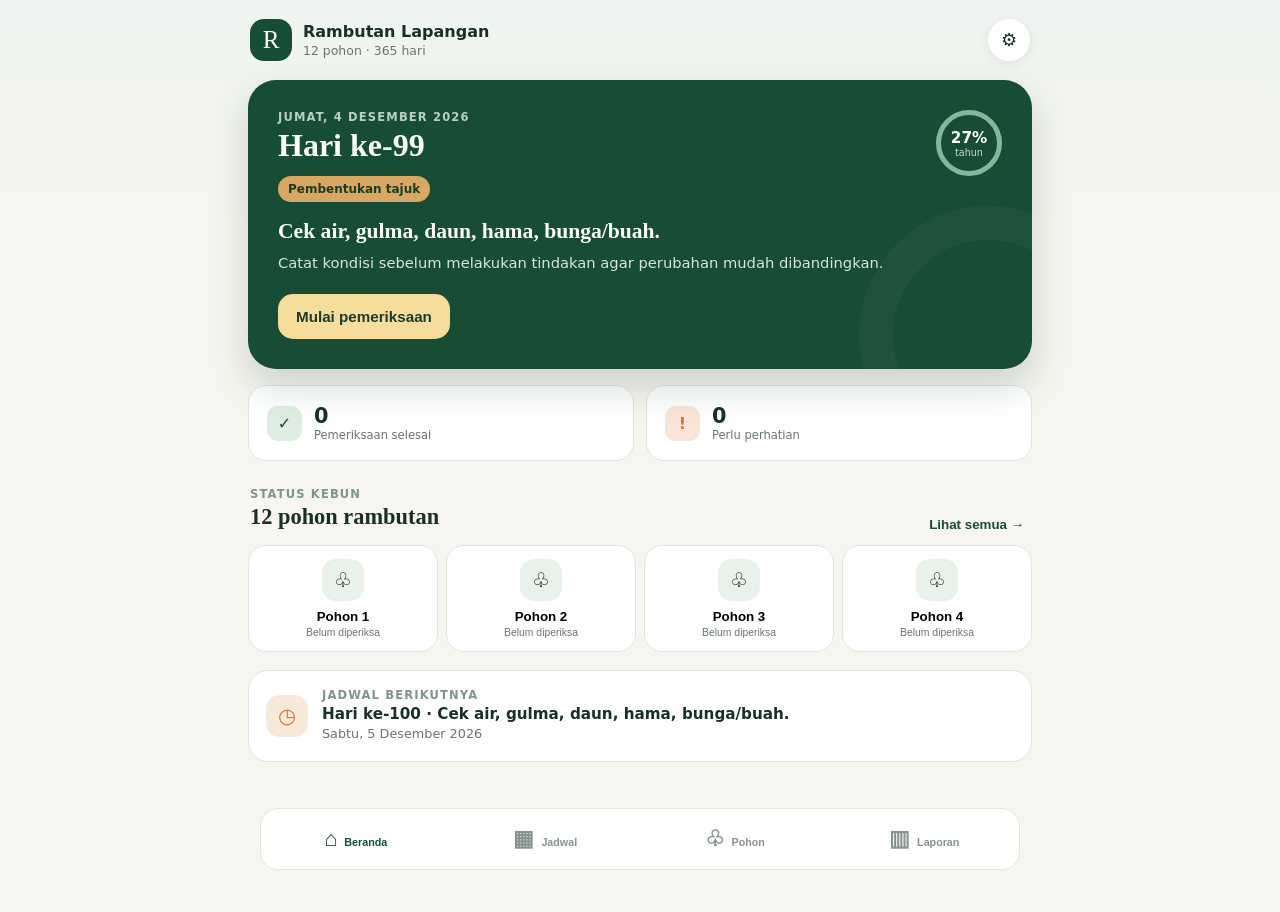
<file: index.html>
<!doctype html>
<html lang="id">
<head>
  <meta charset="utf-8">
  <meta name="viewport" content="width=device-width,initial-scale=1,viewport-fit=cover">
  <meta name="theme-color" content="#174c35">
  <meta name="description" content="Pengendalian dan evaluasi 12 pohon rambutan selama 365 hari">
  <link rel="manifest" href="manifest.webmanifest">
  <link rel="stylesheet" href="styles.css">
  <link rel="stylesheet" href="report.css">
  <link rel="stylesheet" href="ai.css">
  <link rel="stylesheet" href="measure.css">
  <title>Rambutan Lapangan</title>
</head>
<body>
  <header class="topbar">
    <div class="brand"><span class="brandmark">R</span><div><strong>Rambutan Lapangan</strong><small>12 pohon · 365 hari</small></div></div>
    <button class="icon-button" id="settingsBtn" aria-label="Pengaturan">⚙</button>
  </header>

  <main>
    <section id="beranda" class="view active" aria-label="Beranda">
      <article class="today-card">
        <div class="today-head"><div><span class="eyebrow" id="dateLabel"></span><h1 id="dayTitle">Hari ke-1</h1></div><div class="day-ring"><strong id="progressPct">0%</strong><span>tahun</span></div></div>
        <div class="phase-pill" id="phaseLabel">Adaptasi</div>
        <h2 id="todayFocus">Cek air, daun, adaptasi; tanpa NPK.</h2>
        <p id="todayAdvice">Periksa tanah terlebih dahulu. Siram hanya jika mulai kering.</p>
        <button class="primary" id="startCheckBtn">Mulai pemeriksaan</button>
      </article>

      <div class="stats" aria-label="Ringkasan">
        <article><span class="stat-icon green">✓</span><div><strong id="doneCount">0</strong><small>Pemeriksaan selesai</small></div></article>
        <article><span class="stat-icon orange">!</span><div><strong id="attentionCount">0</strong><small>Perlu perhatian</small></div></article>
      </div>

      <div class="section-title"><div><span class="eyebrow">STATUS KEBUN</span><h2>12 pohon rambutan</h2></div><button class="text-button" data-go="pohon">Lihat semua →</button></div>
      <div id="treePreview" class="tree-strip"></div>

      <article class="next-card"><div class="next-icon">◷</div><div><span class="eyebrow">JADWAL BERIKUTNYA</span><h3 id="nextTitle">Pemeriksaan 3-harian</h3><p id="nextDate"></p></div></article>
    </section>

    <section id="jadwal" class="view" aria-label="Jadwal">
      <div class="page-heading"><span class="eyebrow">RENCANA 365 HARI</span><h1>Jadwal perawatan</h1><p>Pilih satu kegiatan untuk melihat atau mengisi hasil pemeriksaan.</p></div>
      <div class="segmented" role="group"><button class="active" data-filter="semua">Semua</button><button data-filter="belum">Belum</button><button data-filter="selesai">Selesai</button></div>
      <div id="scheduleList" class="schedule-list"></div>
    </section>

    <section id="pohon" class="view" aria-label="Pohon">
      <div class="page-heading"><span class="eyebrow">KELOMPOK A–D</span><h1>Kondisi 12 pohon</h1><p>Ketuk pohon untuk memperbarui status terakhirnya.</p></div>
      <div id="treeGrid" class="tree-grid"></div>
    </section>

    <section id="laporan" class="view" aria-label="Laporan">
      <div class="page-heading"><span class="eyebrow">EVALUASI</span><h1>Kemajuan kebun</h1><p>Ringkasan otomatis dari seluruh catatan lapangan.</p></div>
      <article class="report-card"><div class="report-score"><div class="big-ring"><strong id="reportPct">0%</strong></div><div><h2>Kepatuhan jadwal</h2><p id="reportSummary">Belum ada pemeriksaan tersimpan.</p></div></div></article>
      <div class="ai-heading"><div><span class="eyebrow">AI ANALISIS PERKEBUNAN</span><h2>Skor kesehatan setiap pohon</h2></div><span class="ai-badge">Model hibrida</span></div>
      <article class="ai-summary"><div class="ai-score-ring"><strong id="aiGardenScore">—</strong><span>kebun</span></div><div><h3 id="aiGardenLabel">Menunggu data pemeriksaan</h3><p id="aiGardenAdvice">Isi pemeriksaan setiap pohon agar sistem dapat menghitung skor dan risiko.</p></div></article>
      <div id="aiTreeGrid" class="ai-tree-grid"></div>
      <p class="ai-disclaimer">Skor merupakan estimasi pendukung keputusan dari data pemeriksaan, bukan diagnosis pasti. Tingkat keyakinan meningkat ketika data lengkap dan riwayat bertambah.</p>
      <h2 class="minor-title">Indikator terakhir</h2>
      <div id="indicatorBars" class="indicator-bars"></div>
      <h2 class="minor-title">Fase tahunan</h2>
      <div id="phaseTimeline" class="phase-timeline"></div>
      <button class="primary full report-download" id="downloadReportBtn">Download laporan PDF</button>
      <p class="download-hint">Pada layar berikutnya, pilih <strong>Simpan sebagai PDF</strong>.</p>
      <button class="secondary full" id="exportBtn">Unduh cadangan data</button>
    </section>
  </main>

  <nav class="bottom-nav" aria-label="Navigasi utama">
    <button class="active" data-view="beranda"><span>⌂</span>Beranda</button>
    <button data-view="jadwal"><span>▦</span>Jadwal</button>
    <button data-view="pohon"><span>♧</span>Pohon</button>
    <button data-view="laporan"><span>▥</span>Laporan</button>
  </nav>

  <dialog id="checkDialog" class="sheet">
    <form method="dialog" id="checkForm">
      <div class="sheet-handle"></div>
      <div class="sheet-title"><div><span class="eyebrow" id="checkDay"></span><h2>Pemeriksaan lapangan</h2></div><button value="cancel" class="close" aria-label="Tutup">×</button></div>
      <label>Pilih pohon<select id="treeSelect"></select></label>
      <fieldset><legend>Pengukuran untuk model AI <small>(opsional)</small></legend><div class="measure-grid"><label>Tinggi (cm)<input id="heightCm" type="number" min="0" step="1" inputmode="decimal" placeholder="Contoh: 100"></label><label>Lingkar batang (cm)<input id="stemCm" type="number" min="0" step="0.1" inputmode="decimal" placeholder="Contoh: 8,5"></label><label>Kelembapan (%)<input id="moisturePct" type="number" min="0" max="100" step="1" inputmode="decimal" placeholder="Jika ada alat"></label></div></fieldset>
      <fieldset><legend>Kelembapan tanah</legend><div class="choice-row" data-name="soil"><button type="button" data-value="Kering">Kering</button><button type="button" data-value="Lembap">Lembap</button><button type="button" data-value="Becek">Becek</button></div></fieldset>
      <fieldset><legend>Kondisi daun</legend><div class="choice-row" data-name="leaf"><button type="button" data-value="Hijau">Hijau</button><button type="button" data-value="Pucat">Pucat</button><button type="button" data-value="Layu">Layu</button></div></fieldset>
      <fieldset><legend>Tunas baru</legend><div class="choice-row" data-name="shoot"><button type="button" data-value="Ada">Ada</button><button type="button" data-value="Tidak">Tidak</button></div></fieldset>
      <fieldset><legend>Kondisi bunga</legend><div class="choice-row" data-name="flower"><button type="button" data-value="Tidak ada">Tidak ada</button><button type="button" data-value="Ada">Ada</button><button type="button" data-value="Rontok">Rontok</button><button type="button" data-value="Bertambah">Bertambah</button></div></fieldset>
      <fieldset><legend>Kondisi buah</legend><div class="choice-row" data-name="fruit"><button type="button" data-value="Tidak ada">Tidak ada</button><button type="button" data-value="Ada">Ada</button><button type="button" data-value="Rontok">Rontok</button><button type="button" data-value="Bertambah">Bertambah</button></div></fieldset>
      <fieldset><legend>Hama / penyakit</legend><div class="choice-row" data-name="pest"><button type="button" data-value="Tidak ada">Tidak ada</button><button type="button" data-value="Ringan">Ringan</button><button type="button" data-value="Berat">Berat</button></div></fieldset>
      <fieldset><legend>Gulma</legend><div class="choice-row" data-name="weed"><button type="button" data-value="Bersih">Bersih</button><button type="button" data-value="Ringan">Ringan</button><button type="button" data-value="Padat">Padat</button></div></fieldset>
      <label>Tindakan dan catatan<textarea id="actionNote" rows="3" placeholder="Contoh: Siram 2 L, bersihkan gulma…"></textarea></label>
      <button type="submit" class="primary full">Simpan pemeriksaan</button>
    </form>
  </dialog>

  <dialog id="settingsDialog" class="sheet compact"><form method="dialog" id="settingsForm"><div class="sheet-handle"></div><div class="sheet-title"><div><span class="eyebrow">PENGATURAN</span><h2>Awal perawatan</h2></div><button value="cancel" class="close">×</button></div><label>Tanggal tanam kelompok A<input id="startDate" type="date" required></label><p class="hint">Kelompok B, C, dan D otomatis bergeser 5, 10, dan 15 hari. Perubahan tanggal tidak menghapus catatan.</p><button type="submit" class="primary full">Simpan tanggal</button></form></dialog>

  <div id="toast" role="status" aria-live="polite"></div>
  <script src="app.js"></script>
</body>
</html>
</file>
<file: styles.css>
:root{--forest:#174c35;--forest-2:#216246;--mint:#e8f2eb;--cream:#f7f5ef;--paper:#fff;--ink:#193029;--muted:#68756f;--line:#dfe6e1;--orange:#d97638;--red:#b64c46;--shadow:0 12px 32px rgba(20,54,40,.1);font-family:Inter,ui-sans-serif,system-ui,-apple-system,"Segoe UI",sans-serif;color:var(--ink);background:var(--cream);font-size:16px}*{box-sizing:border-box}body{margin:0;min-height:100vh;background:linear-gradient(180deg,#edf4ef 0,#f7f5ef 220px);padding-bottom:92px}.topbar{height:74px;display:flex;align-items:center;justify-content:space-between;max-width:820px;margin:auto;padding:12px 20px}.brand{display:flex;align-items:center;gap:11px}.brandmark{width:42px;height:42px;border-radius:14px;display:grid;place-items:center;background:var(--forest);color:#fff;font-family:Georgia,serif;font-size:25px}.brand strong,.brand small{display:block}.brand small{color:var(--muted);font-size:.78rem;margin-top:2px}.icon-button,.close{border:0;background:#fff;color:var(--ink);width:42px;height:42px;border-radius:50%;font-size:1.15rem;box-shadow:0 3px 12px rgba(20,54,40,.08)}main{max-width:820px;margin:auto;padding:6px 18px 28px}.view{display:none}.view.active{display:block;animation:fade .22s ease}@keyframes fade{from{opacity:.3;transform:translateY(5px)}}.today-card{background:var(--forest);color:white;padding:24px;border-radius:28px;box-shadow:0 18px 38px rgba(23,76,53,.2);position:relative;overflow:hidden}.today-card:after{content:"";position:absolute;width:190px;height:190px;border:34px solid rgba(255,255,255,.035);border-radius:50%;right:-85px;bottom:-95px}.today-head{display:flex;justify-content:space-between;align-items:flex-start}.eyebrow{display:block;letter-spacing:.1em;font-size:.72rem;font-weight:800;color:#7f958b}.today-card .eyebrow{color:#b8d0c2}.today-card h1{font-family:Georgia,serif;font-size:2rem;margin:3px 0 12px}.day-ring{width:66px;height:66px;border-radius:50%;border:5px solid #83b99a;display:grid;place-content:center;text-align:center}.day-ring strong{font-size:.95rem}.day-ring span{font-size:.6rem;color:#c9ded1}.phase-pill{display:inline-flex;background:#d8a762;color:#173c2c;font-size:.75rem;font-weight:800;padding:6px 10px;border-radius:999px}.today-card h2{font-family:Georgia,serif;font-size:1.35rem;line-height:1.25;margin:16px 0 7px;max-width:580px}.today-card p{color:#d6e6dc;margin:0 0 20px;line-height:1.5;font-size:.92rem}.primary,.secondary{border:0;border-radius:15px;padding:14px 18px;font-weight:800;font-size:.95rem;cursor:pointer}.primary{background:#f7dd9b;color:#193c2d}.today-card .primary{position:relative;z-index:1}.secondary{background:var(--mint);color:var(--forest);border:1px solid #c9dbcf}.full{width:100%}.stats{display:grid;grid-template-columns:1fr 1fr;gap:12px;margin:16px 0 26px}.stats article{display:flex;align-items:center;gap:12px;background:var(--paper);padding:15px;border-radius:18px;border:1px solid var(--line)}.stats strong,.stats small{display:block}.stats strong{font-size:1.3rem}.stats small{font-size:.72rem;color:var(--muted);line-height:1.25}.stat-icon{width:35px;height:35px;border-radius:11px;display:grid;place-items:center;font-weight:900}.stat-icon.green{background:#ddefe3;color:var(--forest)}.stat-icon.orange{background:#fae5d6;color:var(--orange)}.section-title{display:flex;align-items:flex-end;justify-content:space-between;margin:0 2px 12px}.section-title h2{font-family:Georgia,serif;margin:3px 0;font-size:1.4rem}.text-button{border:0;background:transparent;color:var(--forest);font-weight:800}.tree-strip{display:grid;grid-template-columns:repeat(4,1fr);gap:8px}.tree-mini,.tree-card{background:#fff;border:1px solid var(--line);border-radius:18px;padding:13px;text-align:center}.tree-mini span,.tree-avatar{width:42px;height:42px;border-radius:14px;background:var(--mint);display:grid;place-items:center;margin:0 auto 8px;font-size:1.25rem}.tree-mini strong,.tree-mini small{display:block}.tree-mini small{font-size:.65rem;color:var(--muted);margin-top:3px}.next-card{margin:18px 0;background:#fff;border:1px solid var(--line);border-radius:20px;padding:17px;display:flex;align-items:center;gap:14px}.next-icon{width:42px;height:42px;border-radius:14px;background:#f7ead8;display:grid;place-items:center;color:var(--orange);font-size:1.3rem}.next-card h3,.next-card p{margin:3px 0}.next-card h3{font-size:.95rem}.next-card p{color:var(--muted);font-size:.8rem}.bottom-nav{position:fixed;z-index:20;bottom:0;left:0;right:0;height:76px;padding-bottom:env(safe-area-inset-bottom);background:rgba(255,255,255,.94);backdrop-filter:blur(18px);border-top:1px solid var(--line);display:flex;justify-content:center}.bottom-nav button{width:min(25%,190px);border:0;background:transparent;color:#86938d;font-size:.67rem;font-weight:700}.bottom-nav span{display:block;font-size:1.35rem;margin-bottom:3px}.bottom-nav button.active{color:var(--forest)}.page-heading{padding:16px 3px 12px}.page-heading h1{font:2rem Georgia,serif;margin:4px 0 6px}.page-heading p{color:var(--muted);margin:0;line-height:1.5}.segmented{display:flex;background:#e7ebe7;border-radius:14px;padding:4px;margin:12px 0 16px}.segmented button{flex:1;border:0;background:transparent;border-radius:11px;padding:10px;color:var(--muted);font-weight:700}.segmented button.active{background:#fff;color:var(--forest);box-shadow:0 2px 8px rgba(20,54,40,.08)}.schedule-list{display:grid;gap:10px}.schedule-item{display:grid;grid-template-columns:55px 1fr auto;gap:13px;align-items:center;background:#fff;border:1px solid var(--line);border-radius:18px;padding:13px;text-align:left;width:100%;color:inherit}.schedule-day{text-align:center;background:var(--mint);border-radius:13px;padding:8px 4px}.schedule-day strong,.schedule-day small{display:block}.schedule-day strong{font-size:1.1rem}.schedule-day small{font-size:.64rem;color:var(--muted)}.schedule-item h3,.schedule-item p{margin:0}.schedule-item h3{font-size:.9rem;line-height:1.35}.schedule-item p{font-size:.72rem;color:var(--muted);margin-top:4px}.status-dot{width:13px;height:13px;border-radius:50%;background:#d8dfdb}.schedule-item.done .status-dot{background:#3d9368}.schedule-item.overdue:not(.done){border-left:4px solid var(--orange)}.tree-grid{display:grid;grid-template-columns:repeat(2,1fr);gap:12px}.tree-card{text-align:left;padding:16px}.tree-card-top{display:flex;align-items:center;justify-content:space-between}.tree-card .tree-avatar{margin:0}.group-badge{font-size:.67rem;font-weight:800;background:#edf1ed;padding:5px 8px;border-radius:999px}.tree-card h3{margin:13px 0 3px}.tree-card p{margin:0;color:var(--muted);font-size:.75rem}.condition{margin-top:13px;padding-top:11px;border-top:1px solid var(--line);font-size:.72rem;display:flex;justify-content:space-between}.condition strong.good{color:#2e8058}.condition strong.warn{color:var(--orange)}.report-card{background:var(--forest);border-radius:24px;color:#fff;padding:22px}.report-score{display:flex;gap:18px;align-items:center}.big-ring{min-width:92px;height:92px;border-radius:50%;border:8px solid #71a887;display:grid;place-items:center}.big-ring strong{font-size:1.2rem}.report-card h2{margin:0 0 5px;font:1.35rem Georgia,serif}.report-card p{margin:0;color:#cddfd4;font-size:.85rem;line-height:1.4}.minor-title{font:1.3rem Georgia,serif;margin:25px 0 12px}.indicator-bars{background:#fff;border:1px solid var(--line);border-radius:20px;padding:17px}.bar-row{display:grid;grid-template-columns:88px 1fr 38px;gap:10px;align-items:center;margin:11px 0;font-size:.78rem}.bar-track{height:8px;background:#edf0ed;border-radius:99px;overflow:hidden}.bar-fill{height:100%;background:#4d956d;border-radius:99px}.phase-timeline{display:grid;gap:10px}.phase-item{background:#fff;border:1px solid var(--line);border-radius:17px;padding:15px;display:grid;grid-template-columns:34px 1fr;gap:10px}.phase-num{width:30px;height:30px;border-radius:10px;background:var(--mint);display:grid;place-items:center;color:var(--forest);font-weight:800}.phase-item.current{border-color:#7dae91}.phase-item h3,.phase-item p{margin:0}.phase-item h3{font-size:.9rem}.phase-item p{font-size:.74rem;color:var(--muted);margin-top:4px;line-height:1.4}.sheet{border:0;padding:0;background:transparent;max-width:640px;width:100%;margin:auto auto 0}.sheet::backdrop{background:rgba(10,29,21,.55);backdrop-filter:blur(3px)}.sheet form{background:#fff;border-radius:28px 28px 0 0;padding:10px 20px calc(26px + env(safe-area-inset-bottom));max-height:88vh;overflow:auto}.sheet.compact form{max-height:none}.sheet-handle{width:44px;height:5px;border-radius:99px;background:#d7ddd8;margin:0 auto 15px}.sheet-title{display:flex;align-items:flex-start;justify-content:space-between;margin-bottom:15px}.sheet-title h2{font:1.55rem Georgia,serif;margin:3px 0}.sheet label{display:block;font-weight:700;font-size:.84rem;margin:16px 0}.sheet select,.sheet textarea,.sheet input{width:100%;margin-top:8px;padding:13px;border:1px solid #ccd6cf;border-radius:13px;background:#fff;color:var(--ink);font:inherit}.sheet fieldset{border:0;padding:0;margin:17px 0}.sheet legend{font-size:.84rem;font-weight:700;margin-bottom:8px}.choice-row{display:flex;gap:7px;flex-wrap:wrap}.choice-row button{border:1px solid #d7dfd9;border-radius:999px;background:#f7f8f6;color:var(--muted);padding:9px 13px;font-weight:700}.choice-row button.selected{background:var(--forest);border-color:var(--forest);color:#fff}.hint{color:var(--muted);font-size:.8rem;line-height:1.45}.close{box-shadow:none;background:#eef1ee}#toast{position:fixed;z-index:50;left:50%;bottom:92px;transform:translate(-50%,20px);background:#173b2d;color:white;border-radius:12px;padding:11px 16px;font-size:.82rem;opacity:0;pointer-events:none;transition:.25s;white-space:nowrap}#toast.show{opacity:1;transform:translate(-50%,0)}@media(min-width:680px){body{padding-bottom:30px}.bottom-nav{position:sticky;top:0;bottom:auto;order:-1;margin:0 auto 12px;max-width:760px;border:1px solid var(--line);border-radius:18px;height:62px}.bottom-nav span{display:inline;margin-right:7px}.topbar{padding-top:18px}.today-card{padding:30px}.tree-grid{grid-template-columns:repeat(3,1fr)}.sheet{margin:auto}.sheet form{border-radius:28px;max-height:86vh}.stats article{padding:18px}}@media(max-width:380px){.today-card{padding:20px}.tree-strip{grid-template-columns:repeat(2,1fr)}.stats{grid-template-columns:1fr}.report-score{align-items:flex-start}.page-heading h1{font-size:1.7rem}}
</file>
<file: report.css>
.report-download { margin-top: 24px; background: var(--forest); color: #fff; }
.download-hint { margin: 8px 0 13px; text-align: center; color: var(--muted); font-size: .75rem; }
</file>
<file: ai.css>
.ai-heading{display:flex;align-items:flex-end;justify-content:space-between;gap:12px;margin:26px 2px 12px}.ai-heading h2{font:1.4rem Georgia,serif;margin:3px 0}.ai-badge{white-space:nowrap;padding:6px 9px;border-radius:999px;background:#e6edf9;color:#315b91;font-size:.68rem;font-weight:800}.ai-summary{display:flex;align-items:center;gap:16px;padding:18px;border-radius:21px;color:#fff;background:linear-gradient(135deg,#173f31,#245f46);box-shadow:0 12px 26px rgba(23,76,53,.14)}.ai-score-ring{min-width:78px;height:78px;border:6px solid #76ae8b;border-radius:50%;display:grid;place-content:center;text-align:center}.ai-score-ring strong{font-size:1.15rem}.ai-score-ring span{font-size:.62rem;color:#cfe1d6}.ai-summary h3{margin:0 0 5px;font:1.1rem Georgia,serif}.ai-summary p{margin:0;color:#d4e4da;font-size:.78rem;line-height:1.45}.ai-tree-grid{display:grid;grid-template-columns:repeat(2,1fr);gap:10px;margin-top:12px}.ai-tree{border:1px solid var(--line);border-radius:18px;background:#fff;padding:14px;text-align:left;color:var(--ink)}.ai-tree-head{display:flex;align-items:center;justify-content:space-between;gap:8px}.ai-tree h3{margin:0;font-size:.9rem}.ai-percent{font-size:1.15rem;font-weight:900;color:var(--forest)}.ai-meter{height:7px;margin:10px 0 8px;border-radius:99px;background:#e9eeea;overflow:hidden}.ai-meter span{display:block;height:100%;border-radius:99px;background:#4d956d}.ai-meter span.medium{background:#d58a3f}.ai-meter span.low{background:#ba554d}.ai-tree p{margin:0;color:var(--muted);font-size:.72rem;line-height:1.4}.ai-confidence{display:block;margin-top:7px;color:#7a8981;font-size:.65rem}.ai-disclaimer{margin:11px 4px 0;color:var(--muted);font-size:.7rem;line-height:1.45}.ai-detail{margin-top:8px;padding-top:8px;border-top:1px solid var(--line);font-size:.68rem;color:#4f6259}.tree-ai{margin-top:9px;display:flex;align-items:center;gap:8px}.tree-ai-bar{flex:1;height:5px;background:#e8ede9;border-radius:99px;overflow:hidden}.tree-ai-bar i{display:block;height:100%;background:#4d956d}.tree-ai strong{font-size:.72rem;color:var(--forest)}
@media(min-width:680px){.ai-tree-grid{grid-template-columns:repeat(3,1fr)}}
</file>
<file: measure.css>
.measure-grid { display: grid; grid-template-columns: repeat(3, 1fr); gap: 8px; }
.measure-grid label { margin: 0; font-size: .72rem; }
.measure-grid input { padding: 10px 8px; font-size: .85rem; }
.sheet legend small { font-weight: 500; color: var(--muted); }
@media (max-width: 480px) { .measure-grid { grid-template-columns: 1fr; } }
</file>
